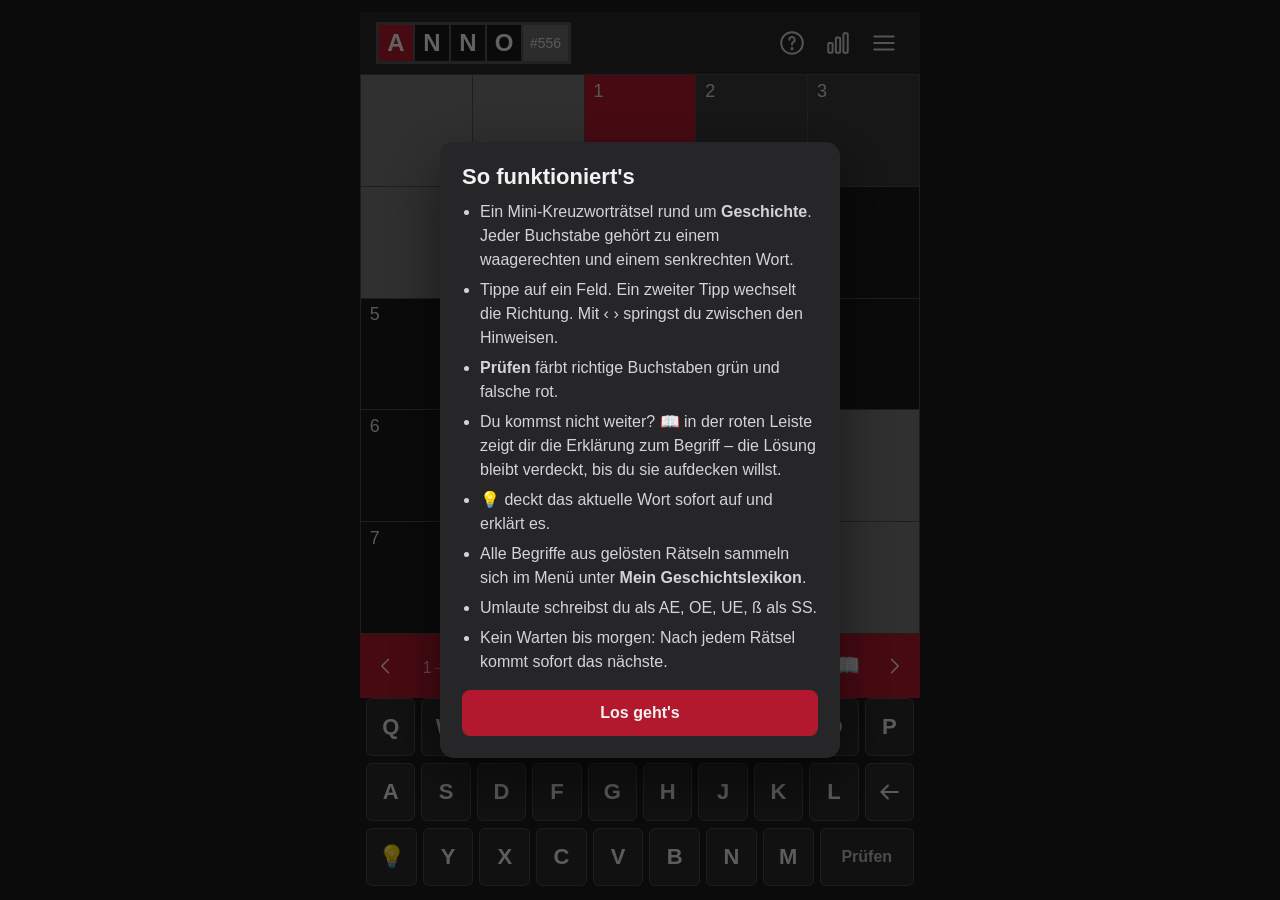
<file: anno/index.html>
<!doctype html>
<html lang="de">
<head>
<meta charset="utf-8">
<meta name="viewport" content="width=device-width, initial-scale=1, maximum-scale=1, viewport-fit=cover">
<title>ANNO Geschichtsrätsel · kulhanek.at</title>
<meta name="claude:viewport-fit-sides" content="cover">
<link rel="stylesheet" href="style.css">
</head>
<body>
<div id="app">
  <header>
    <div class="logo" aria-label="ANNO">
      <span class="x">A</span><span>N</span><span>N</span><span>O</span><span class="nr" id="pnr">#1</span>
    </div>
    <nav>
      <button class="ib" id="btnHelp" aria-label="Anleitung">
        <svg viewBox="0 0 24 24"><circle cx="12" cy="12" r="10"/><path d="M9.5 9a2.5 2.5 0 1 1 3.5 2.3c-.6.3-1 .9-1 1.6v.6"/><circle cx="12" cy="17.2" r=".6" fill="currentColor"/></svg>
      </button>
      <button class="ib" id="btnStats" aria-label="Statistik">
        <svg viewBox="0 0 24 24"><rect x="3" y="12" width="4" height="9" rx="1"/><rect x="10" y="7" width="4" height="14" rx="1"/><rect x="17" y="3" width="4" height="18" rx="1"/></svg>
      </button>
      <button class="ib" id="btnMenu" aria-label="Menü">
        <svg viewBox="0 0 24 24"><path d="M3 6h18M3 12h18M3 18h18"/></svg>
      </button>
    </nav>
  </header>

  <main>
    <div id="grid" role="grid" aria-label="Kreuzworträtsel"></div>
    <div class="cluebar">
      <button id="prevClue" aria-label="Vorheriger Hinweis">
        <svg viewBox="0 0 24 24"><path d="M15 4l-8 8 8 8"/></svg>
      </button>
      <div id="clue" class="clue"></div>
      <button id="infoClue" class="info" aria-label="Erklärung zu diesem Begriff">📖</button>
      <button id="nextClue" aria-label="Nächster Hinweis">
        <svg viewBox="0 0 24 24"><path d="M9 4l8 8-8 8"/></svg>
      </button>
    </div>
    <div class="timerrow"><span id="timer">0:00</span></div>
  </main>

  <div id="kb" aria-label="Tastatur"></div>
</div>

<!-- Erklärung (Lernkarte) -->
<div class="sheet" id="sheet" hidden>
  <div class="sheet-card">
    <div class="sheet-head"><span class="tag" id="sheetTag">Erklärung</span><button class="x-close" data-close aria-label="Schließen">✕</button></div>
    <div class="answer" id="sheetAnswer"></div>
    <div class="q" id="sheetClue"></div>
    <p class="expl" id="sheetExpl"></p>
    <div class="row" id="sheetHintRow" hidden>
      <button class="btn ghost" data-close>Selbst weiterraten</button>
      <button class="btn red" id="sheetReveal">Lösung zeigen</button>
    </div>
    <button class="btn red" id="sheetOk" data-close>Weiter</button>
  </div>
</div>

<!-- Menü -->
<div class="modal" id="mMenu" hidden><div class="card">
  <h2>Menü</h2>
  <div class="stack">
    <button class="btn red" id="mNew">Neues Rätsel</button>
    <button class="btn" id="mRevealWord">Aktuelles Wort aufdecken + erklären</button>
    <button class="btn" id="mRevealAll">Ganzes Rätsel auflösen</button>
    <button class="btn" id="mLearn">Lernkarten dieses Rätsels</button>
    <button class="btn" id="mLex">Mein Geschichtslexikon</button>
    <button class="btn ghost" data-close>Zurück</button>
  </div>
</div></div>

<!-- Bestätigung -->
<div class="modal" id="mConfirm" hidden><div class="card">
  <h2 id="cTitle">Sicher?</h2>
  <p id="cText"></p>
  <div class="row">
    <button class="btn ghost" data-close>Abbrechen</button>
    <button class="btn red" id="cYes">Ja</button>
  </div>
</div></div>

<!-- Gewonnen / Lernkarten -->
<div class="modal" id="mWin" hidden><div class="card wide">
  <h2 id="winTitle">Geschafft!</h2>
  <p id="winText"></p>
  <div class="stats" id="winStats"></div>
  <h3>Das hast du heute gelernt</h3>
  <div class="learn" id="learnList"></div>
  <div class="row">
    <button class="btn ghost" data-close>Rätsel ansehen</button>
    <button class="btn red" id="btnNext">Nächstes Rätsel</button>
  </div>
</div></div>

<!-- Lexikon -->
<div class="modal" id="mLexikon" hidden><div class="card wide">
  <h2>Mein Geschichtslexikon</h2>
  <p id="lexInfo"></p>
  <input id="lexSearch" class="search" type="search" placeholder="Begriff suchen …" autocomplete="off">
  <div class="learn" id="lexList"></div>
  <button class="btn red" data-close style="margin-top:14px">Schließen</button>
</div></div>

<!-- Statistik -->
<div class="modal" id="mStats" hidden><div class="card">
  <h2>Statistik</h2>
  <div class="stats" id="statsBox"></div>
  <button class="btn red" data-close>Schließen</button>
</div></div>

<!-- Anleitung -->
<div class="modal" id="mHelp" hidden><div class="card">
  <h2>So funktioniert's</h2>
  <ul>
    <li>Ein Mini-Kreuzworträtsel rund um <b>Geschichte</b>. Jeder Buchstabe gehört zu einem waagerechten und einem senkrechten Wort.</li>
    <li>Tippe auf ein Feld. Ein zweiter Tipp wechselt die Richtung. Mit ‹ › springst du zwischen den Hinweisen.</li>
    <li><b>Prüfen</b> färbt richtige Buchstaben grün und falsche rot.</li>
    <li>Du kommst nicht weiter? <b>📖</b> in der roten Leiste zeigt dir die Erklärung zum Begriff – die Lösung bleibt verdeckt, bis du sie aufdecken willst.</li>
    <li><b>💡</b> deckt das aktuelle Wort sofort auf und erklärt es.</li>
    <li>Alle Begriffe aus gelösten Rätseln sammeln sich im Menü unter <b>Mein Geschichtslexikon</b>.</li>
    <li>Umlaute schreibst du als AE, OE, UE, ß als SS.</li>
    <li>Kein Warten bis morgen: Nach jedem Rätsel kommt sofort das nächste.</li>
  </ul>
  <button class="btn red" data-close>Los geht's</button>
</div></div>

<div class="toast" id="toast" hidden></div>

<script src="puzzles.js"></script>
<script src="game.js"></script>
</body>
</html>
</file>
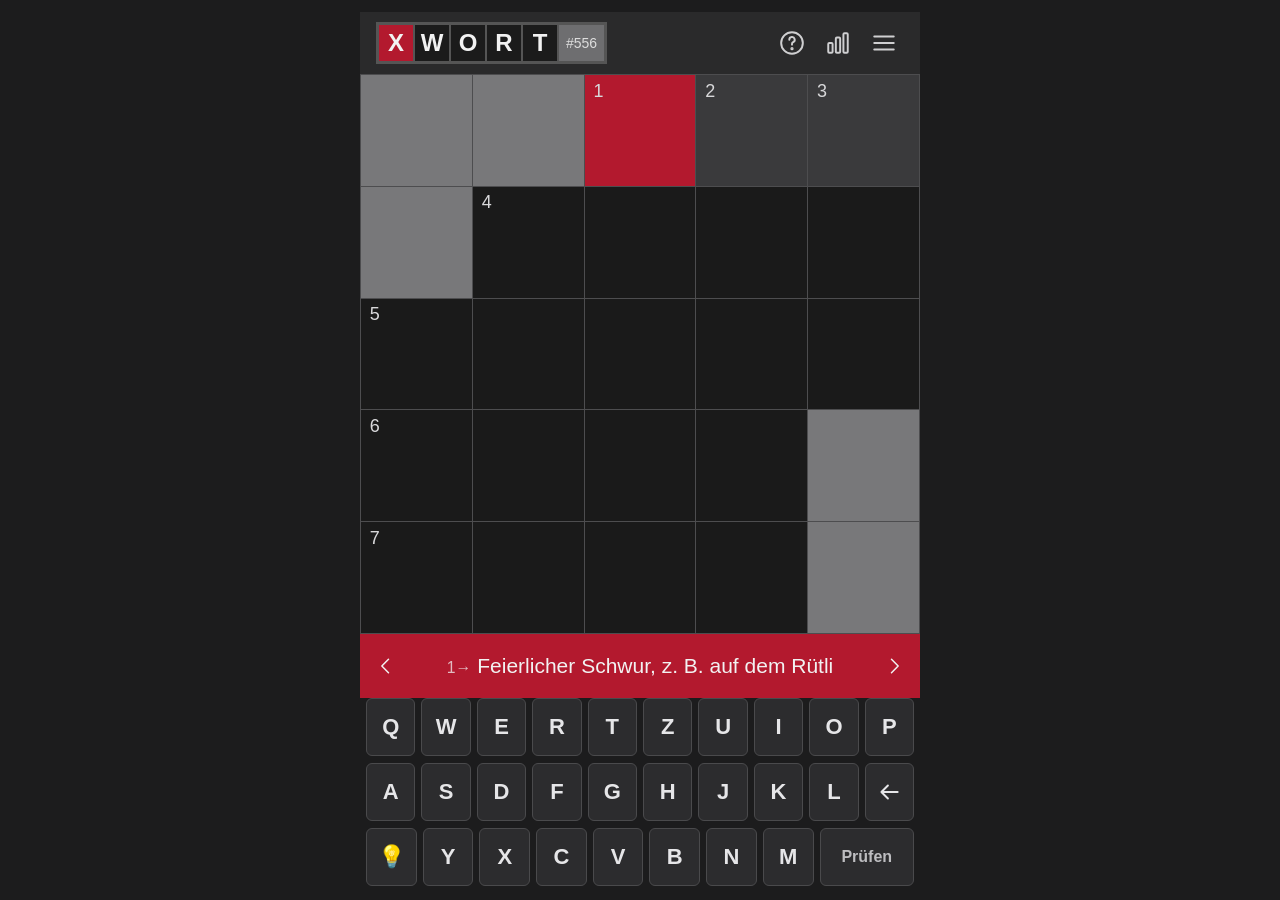
<file: xwort-unlimited/index.html>
<!doctype html>
<html lang="de">
<head>
<meta charset="utf-8">
<meta name="viewport" content="width=device-width, initial-scale=1, maximum-scale=1, viewport-fit=cover">
<title>XWORT Geschichte</title>
<meta name="claude:viewport-fit-sides" content="cover">
<link rel="stylesheet" href="style.css">
</head>
<body>
<div id="app">
  <header>
    <div class="logo" aria-label="XWORT">
      <span class="x">X</span><span>W</span><span>O</span><span>R</span><span>T</span><span class="nr" id="pnr">#1</span>
    </div>
    <nav>
      <button class="ib" id="btnHelp" aria-label="Anleitung">
        <svg viewBox="0 0 24 24"><circle cx="12" cy="12" r="10"/><path d="M9.5 9a2.5 2.5 0 1 1 3.5 2.3c-.6.3-1 .9-1 1.6v.6"/><circle cx="12" cy="17.2" r=".6" fill="currentColor"/></svg>
      </button>
      <button class="ib" id="btnStats" aria-label="Statistik">
        <svg viewBox="0 0 24 24"><rect x="3" y="12" width="4" height="9" rx="1"/><rect x="10" y="7" width="4" height="14" rx="1"/><rect x="17" y="3" width="4" height="18" rx="1"/></svg>
      </button>
      <button class="ib" id="btnMenu" aria-label="Menü">
        <svg viewBox="0 0 24 24"><path d="M3 6h18M3 12h18M3 18h18"/></svg>
      </button>
    </nav>
  </header>

  <main>
    <div id="grid" role="grid" aria-label="Kreuzworträtsel"></div>
    <div class="cluebar">
      <button id="prevClue" aria-label="Vorheriger Hinweis">
        <svg viewBox="0 0 24 24"><path d="M15 4l-8 8 8 8"/></svg>
      </button>
      <div id="clue" class="clue"></div>
      <button id="nextClue" aria-label="Nächster Hinweis">
        <svg viewBox="0 0 24 24"><path d="M9 4l8 8-8 8"/></svg>
      </button>
    </div>
    <div class="timerrow"><span id="timer">0:00</span></div>
  </main>

  <div id="kb" aria-label="Tastatur"></div>
</div>

<!-- Erklärung (Lernkarte) -->
<div class="sheet" id="sheet" hidden>
  <div class="sheet-card">
    <div class="sheet-head"><span class="tag" id="sheetTag">Erklärung</span><button class="x-close" data-close aria-label="Schließen">✕</button></div>
    <div class="answer" id="sheetAnswer"></div>
    <div class="q" id="sheetClue"></div>
    <p class="expl" id="sheetExpl"></p>
    <button class="btn red" data-close>Weiter</button>
  </div>
</div>

<!-- Menü -->
<div class="modal" id="mMenu" hidden><div class="card">
  <h2>Menü</h2>
  <div class="stack">
    <button class="btn red" id="mNew">Neues Rätsel</button>
    <button class="btn" id="mRevealWord">Aktuelles Wort aufdecken + erklären</button>
    <button class="btn" id="mRevealAll">Ganzes Rätsel auflösen</button>
    <button class="btn" id="mLearn">Lernkarten dieses Rätsels</button>
    <button class="btn ghost" data-close>Zurück</button>
  </div>
</div></div>

<!-- Bestätigung -->
<div class="modal" id="mConfirm" hidden><div class="card">
  <h2 id="cTitle">Sicher?</h2>
  <p id="cText"></p>
  <div class="row">
    <button class="btn ghost" data-close>Abbrechen</button>
    <button class="btn red" id="cYes">Ja</button>
  </div>
</div></div>

<!-- Gewonnen / Lernkarten -->
<div class="modal" id="mWin" hidden><div class="card wide">
  <h2 id="winTitle">Geschafft!</h2>
  <p id="winText"></p>
  <div class="stats" id="winStats"></div>
  <h3>Das hast du heute gelernt</h3>
  <div class="learn" id="learnList"></div>
  <div class="row">
    <button class="btn ghost" data-close>Rätsel ansehen</button>
    <button class="btn red" id="btnNext">Nächstes Rätsel</button>
  </div>
</div></div>

<!-- Statistik -->
<div class="modal" id="mStats" hidden><div class="card">
  <h2>Statistik</h2>
  <div class="stats" id="statsBox"></div>
  <button class="btn red" data-close>Schließen</button>
</div></div>

<!-- Anleitung -->
<div class="modal" id="mHelp" hidden><div class="card">
  <h2>So funktioniert's</h2>
  <ul>
    <li>Ein Mini-Kreuzworträtsel rund um <b>Geschichte</b>. Jeder Buchstabe gehört zu einem waagerechten und einem senkrechten Wort.</li>
    <li>Tippe auf ein Feld. Ein zweiter Tipp wechselt die Richtung. Mit ‹ › springst du zwischen den Hinweisen.</li>
    <li><b>Prüfen</b> färbt richtige Buchstaben grün und falsche rot.</li>
    <li>Du weißt etwas nicht? <b>💡</b> deckt das aktuelle Wort auf und erklärt dir, was dahintersteckt.</li>
    <li>Umlaute schreibst du als AE, OE, UE, ß als SS.</li>
    <li>Kein Warten bis morgen: Nach jedem Rätsel kommt sofort das nächste.</li>
  </ul>
  <button class="btn red" data-close>Los geht's</button>
</div></div>

<div class="toast" id="toast" hidden></div>

<script src="puzzles.js"></script>
<script src="game.js"></script>
</body>
</html>
</file>
<file: anno/style.css>
/* Layout: Kopfzeile, quadratisches Raster über volle Breite, rote Hinweisleiste, Tastatur unten. Bewusst nur dunkel – wie das Original. */
:root {
  --bg: #1c1c1d;
  --head: #2a2a2b;
  --cell: #1a1a1a;
  --line: #4d4d4f;
  --block: #78787a;
  --word: #3a3a3c;
  --red: #b3192e;
  --red-hi: #cf2a40;
  --ok: #3f9d5d;
  --bad: #e2475b;
  --fg: #f2f2f2;
  --muted: #a3a3a6;
  --key: #2c2c2e;
  --key-line: #4a4a4c;
  --card: #262628;
  --font: "Inter", -apple-system, BlinkMacSystemFont, "Segoe UI", Roboto, Helvetica, Arial, sans-serif;
  color-scheme: dark;
}
* { box-sizing: border-box; }
[hidden] { display: none !important; }
html, body { height: 100%; }
body {
  margin: 0; background: var(--bg); color: var(--fg); font-family: var(--font);
  -webkit-tap-highlight-color: transparent; -webkit-user-select: none; user-select: none;
  overscroll-behavior: none;
}
body::before { content: ""; position: fixed; inset: 0 0 auto; height: env(safe-area-inset-top, 0px); z-index: 10; background: var(--head); }
button { font-family: inherit; color: inherit; }
button:focus-visible { outline: 2px solid var(--fg); outline-offset: 2px; }
svg { width: 100%; height: 100%; fill: none; stroke: currentColor; stroke-width: 1.8; stroke-linecap: round; stroke-linejoin: round; }

#app { height: 100%; min-height: 0; display: flex; flex-direction: column; max-width: 560px; margin: 0 auto; }

header {
  position: sticky; top: env(safe-area-inset-top, 0px); z-index: 5;
  display: flex; align-items: center; justify-content: space-between; gap: 12px;
  background: var(--head);
  padding-block: 10px; padding-left: max(16px, env(safe-area-inset-left, 0px)); padding-right: max(16px, env(safe-area-inset-right, 0px));
}
.logo { display: flex; border: 3px solid #555; background: #555; gap: 2px; }
.logo span {
  width: 34px; height: 36px; display: grid; place-items: center; background: #1b1b1b;
  font-weight: 800; font-size: 24px; letter-spacing: 0;
}
.logo .x { background: var(--red); }
.logo .nr { width: auto; padding: 0 7px; background: #6e6e70; color: #ddd; font-size: 14px; font-weight: 500; font-variant-numeric: tabular-nums; }
nav { display: flex; gap: 6px; }
.ib { width: 40px; height: 40px; padding: 7px; background: none; border: 0; cursor: pointer; color: #cfcfd1; border-radius: 8px; }
.ib:hover { background: #3a3a3c; }

main { display: flex; flex-direction: column; flex: 1; min-height: 0; }
.cluebar { width: 100%; }
#grid {
  display: grid; background: var(--line); gap: 1px; border-bottom: 1px solid var(--line);
  width: min(100%, calc((100dvh - 330px - env(safe-area-inset-top, 0px) - env(safe-area-inset-bottom, 0px)) * var(--ar, 1)));
  margin: 0 auto; flex: none;
  touch-action: manipulation;
}
.cell { position: relative; background: var(--cell); aspect-ratio: 1; display: grid; place-items: center; cursor: pointer; overflow: hidden; }
.cell.block { background: var(--block); cursor: default; }
.cell.word { background: var(--word); }
.cell.cur { background: var(--red); }
.cell .n { position: absolute; top: 6%; left: 8%; font-size: clamp(11px, 3.6vw, 18px); color: #d8d8da; line-height: 1; }
.cell .ch { font-size: clamp(26px, 11vw, 56px); font-weight: 700; line-height: 1; }
.cell.ok .ch { color: var(--ok); }
.cell.bad .ch { color: var(--bad); }
.cell.rev .ch { color: #7fb2ff; }
.cell.won { background: var(--cell); }
.cell.won .ch { color: var(--ok); }
.cell.pop { animation: pop .35s ease; }
@keyframes pop { 50% { transform: scale(1.08); } }

.cluebar {
  display: flex; align-items: center; background: var(--red); min-height: 64px; gap: 4px;
  padding-left: max(4px, env(safe-area-inset-left, 0px)); padding-right: max(4px, env(safe-area-inset-right, 0px));
}
.cluebar button { width: 44px; height: 52px; padding: 12px; background: none; border: 0; cursor: pointer; flex: none; }
.cluebar .info { width: 44px; font-size: 22px; padding: 0; }
.clue { flex: 1; min-width: 0; text-align: center; font-size: clamp(16px, 4.6vw, 21px); line-height: 1.25; padding-block: 8px; cursor: pointer; text-wrap: balance; }
.clue small { opacity: .75; font-size: .75em; margin-right: 6px; font-variant-numeric: tabular-nums; }
.timerrow { text-align: right; color: var(--muted); font-variant-numeric: tabular-nums; font-size: 13px; padding: 4px 12px 0; min-height: 20px; }

#kb {
  flex: none; display: flex; flex-direction: column; gap: 7px;
  padding-block: 10px 14px; padding-left: max(6px, env(safe-area-inset-left, 0px)); padding-right: max(6px, env(safe-area-inset-right, 0px));
}
#kb .r { display: flex; gap: 6px; }
#kb button {
  flex: 1; min-width: 0; height: clamp(42px, 6.6dvh, 58px); border-radius: 6px; background: var(--key); border: 1.5px solid var(--key-line);
  font-size: 22px; font-weight: 600; color: #e6e6e8; cursor: pointer; padding: 0; display: grid; place-items: center;
}
#kb button:active { background: #3d3d40; }
#kb button.wide { flex: 1.9; font-size: 16px; color: #bdbdc0; }
#kb button svg { width: 26px; height: 26px; }

/* Modals */
.modal, .sheet { position: fixed; inset: 0; z-index: 20; background: rgba(0,0,0,.6); display: flex; align-items: center; justify-content: center; padding: 16px; }
.sheet { align-items: flex-end; padding: 0; }
.card {
  background: var(--card); border-radius: 14px; padding: 22px; width: 100%; max-width: 400px; max-height: calc(100% - 24px); overflow: auto;
  box-shadow: 0 20px 60px rgba(0,0,0,.5); user-select: text; -webkit-user-select: text;
}
.card.wide { max-width: 520px; }
.card h2 { margin: 0 0 10px; font-size: 22px; }
.card h3 { margin: 18px 0 8px; font-size: 13px; letter-spacing: .08em; text-transform: uppercase; color: var(--muted); }
.card p { color: #d4d4d6; line-height: 1.5; margin: 0 0 12px; }
.card ul { padding-left: 18px; margin: 0 0 16px; line-height: 1.5; color: #d4d4d6; }
.card li { margin-bottom: 6px; }
.stack { display: flex; flex-direction: column; gap: 8px; }
.row { display: flex; gap: 8px; margin-top: 14px; }
.row .btn { flex: 1; }
.btn { border: 1.5px solid var(--key-line); background: var(--key); border-radius: 8px; height: 46px; padding: 0 14px; font-size: 16px; font-weight: 600; cursor: pointer; width: 100%; }
.btn.red { background: var(--red); border-color: var(--red); }
.btn.red:hover { background: var(--red-hi); }
.btn.ghost { background: transparent; }
.stats { display: grid; grid-template-columns: repeat(4, 1fr); gap: 6px; margin: 6px 0 4px; text-align: center; }
.stats b { display: block; font-size: 24px; font-variant-numeric: tabular-nums; }
.stats span { font-size: 11px; color: var(--muted); }
.learn { display: flex; flex-direction: column; gap: 8px; }
.learn .it { background: #1e1e20; border-radius: 10px; padding: 10px 12px; border-left: 4px solid var(--ok); }
.learn .it.helped { border-left-color: #7fb2ff; }
.learn .w { font-weight: 800; letter-spacing: .06em; }
.learn .c { color: var(--muted); font-size: 13px; margin: 2px 0 4px; }
.learn .e { font-size: 14px; line-height: 1.45; color: #dcdcde; }

.sheet-card {
  width: 100%; max-width: 560px; background: var(--card); border-radius: 16px 16px 0 0; padding: 18px 20px;
  padding-bottom: calc(18px + env(safe-area-inset-bottom, 0px)); user-select: text; -webkit-user-select: text;
  animation: up .25s ease;
}
@keyframes up { from { transform: translateY(40px); opacity: 0; } }
.sheet-head { display: flex; justify-content: space-between; align-items: center; margin-bottom: 8px; }
.tag { background: var(--red); font-size: 12px; font-weight: 700; padding: 4px 8px; border-radius: 6px; letter-spacing: .05em; text-transform: uppercase; }
.x-close { background: none; border: 0; font-size: 20px; cursor: pointer; color: var(--muted); }
.answer { font-size: 30px; font-weight: 800; letter-spacing: .12em; margin: 4px 0; }
.q { color: var(--muted); font-size: 15px; margin-bottom: 10px; }
.expl { font-size: 17px; line-height: 1.5; margin: 0 0 16px; }

.toast { position: fixed; top: calc(80px + env(safe-area-inset-top, 0px)); left: 50%; transform: translateX(-50%); z-index: 30;
  background: var(--fg); color: #111; padding: 9px 16px; border-radius: 8px; font-weight: 700; font-size: 15px; white-space: nowrap; }

@media (min-width: 600px) {
  #app { padding-top: 12px; }
  #grid { border: 1px solid var(--line); }
}
@media (prefers-reduced-motion: reduce) { * { animation: none !important; } }

.search { width: 100%; height: 44px; border-radius: 8px; border: 1.5px solid var(--key-line); background: #1e1e20; color: var(--fg);
  padding: 0 12px; font-size: 16px; margin-bottom: 10px; font-family: inherit; user-select: text; -webkit-user-select: text; }
.learn details { background: #1e1e20; border-radius: 10px; padding: 10px 12px; border-left: 4px solid var(--ok); }
.learn summary { cursor: pointer; list-style: none; }
.learn summary::-webkit-details-marker { display: none; }
.learn details[open] summary { margin-bottom: 6px; }
.expl .mask { letter-spacing: .1em; color: var(--muted); }
</file>
<file: xwort-unlimited/style.css>
/* Layout: Kopfzeile, quadratisches Raster über volle Breite, rote Hinweisleiste, Tastatur unten. Bewusst nur dunkel – wie das Original. */
:root {
  --bg: #1c1c1d;
  --head: #2a2a2b;
  --cell: #1a1a1a;
  --line: #4d4d4f;
  --block: #78787a;
  --word: #3a3a3c;
  --red: #b3192e;
  --red-hi: #cf2a40;
  --ok: #3f9d5d;
  --bad: #e2475b;
  --fg: #f2f2f2;
  --muted: #a3a3a6;
  --key: #2c2c2e;
  --key-line: #4a4a4c;
  --card: #262628;
  --font: "Inter", -apple-system, BlinkMacSystemFont, "Segoe UI", Roboto, Helvetica, Arial, sans-serif;
  color-scheme: dark;
}
* { box-sizing: border-box; }
[hidden] { display: none !important; }
html, body { height: 100%; }
body {
  margin: 0; background: var(--bg); color: var(--fg); font-family: var(--font);
  -webkit-tap-highlight-color: transparent; -webkit-user-select: none; user-select: none;
  overscroll-behavior: none;
}
body::before { content: ""; position: fixed; inset: 0 0 auto; height: env(safe-area-inset-top, 0px); z-index: 10; background: var(--head); }
button { font-family: inherit; color: inherit; }
button:focus-visible { outline: 2px solid var(--fg); outline-offset: 2px; }
svg { width: 100%; height: 100%; fill: none; stroke: currentColor; stroke-width: 1.8; stroke-linecap: round; stroke-linejoin: round; }

#app { height: 100%; min-height: 0; display: flex; flex-direction: column; max-width: 560px; margin: 0 auto; }

header {
  position: sticky; top: env(safe-area-inset-top, 0px); z-index: 5;
  display: flex; align-items: center; justify-content: space-between; gap: 12px;
  background: var(--head);
  padding-block: 10px; padding-left: max(16px, env(safe-area-inset-left, 0px)); padding-right: max(16px, env(safe-area-inset-right, 0px));
}
.logo { display: flex; border: 3px solid #555; background: #555; gap: 2px; }
.logo span {
  width: 34px; height: 36px; display: grid; place-items: center; background: #1b1b1b;
  font-weight: 800; font-size: 24px; letter-spacing: 0;
}
.logo .x { background: var(--red); }
.logo .nr { width: auto; padding: 0 7px; background: #6e6e70; color: #ddd; font-size: 14px; font-weight: 500; font-variant-numeric: tabular-nums; }
nav { display: flex; gap: 6px; }
.ib { width: 40px; height: 40px; padding: 7px; background: none; border: 0; cursor: pointer; color: #cfcfd1; border-radius: 8px; }
.ib:hover { background: #3a3a3c; }

main { display: flex; flex-direction: column; flex: 1; min-height: 0; }
.cluebar { width: 100%; }
#grid {
  display: grid; background: var(--line); gap: 1px; border-bottom: 1px solid var(--line);
  width: min(100%, calc((100dvh - 330px - env(safe-area-inset-top, 0px) - env(safe-area-inset-bottom, 0px)) * var(--ar, 1)));
  margin: 0 auto; flex: none;
  touch-action: manipulation;
}
.cell { position: relative; background: var(--cell); aspect-ratio: 1; display: grid; place-items: center; cursor: pointer; overflow: hidden; }
.cell.block { background: var(--block); cursor: default; }
.cell.word { background: var(--word); }
.cell.cur { background: var(--red); }
.cell .n { position: absolute; top: 6%; left: 8%; font-size: clamp(11px, 3.6vw, 18px); color: #d8d8da; line-height: 1; }
.cell .ch { font-size: clamp(26px, 11vw, 56px); font-weight: 700; line-height: 1; }
.cell.ok .ch { color: var(--ok); }
.cell.bad .ch { color: var(--bad); }
.cell.rev .ch { color: #7fb2ff; }
.cell.won { background: var(--cell); }
.cell.won .ch { color: var(--ok); }
.cell.pop { animation: pop .35s ease; }
@keyframes pop { 50% { transform: scale(1.08); } }

.cluebar {
  display: flex; align-items: center; background: var(--red); min-height: 64px; gap: 4px;
  padding-left: max(4px, env(safe-area-inset-left, 0px)); padding-right: max(4px, env(safe-area-inset-right, 0px));
}
.cluebar button { width: 44px; height: 52px; padding: 12px; background: none; border: 0; cursor: pointer; flex: none; }
.clue { flex: 1; min-width: 0; text-align: center; font-size: clamp(16px, 4.6vw, 21px); line-height: 1.25; padding-block: 8px; cursor: pointer; text-wrap: balance; }
.clue small { opacity: .75; font-size: .75em; margin-right: 6px; font-variant-numeric: tabular-nums; }
.timerrow { text-align: right; color: var(--muted); font-variant-numeric: tabular-nums; font-size: 13px; padding: 4px 12px 0; min-height: 20px; }

#kb {
  flex: none; display: flex; flex-direction: column; gap: 7px;
  padding-block: 10px 14px; padding-left: max(6px, env(safe-area-inset-left, 0px)); padding-right: max(6px, env(safe-area-inset-right, 0px));
}
#kb .r { display: flex; gap: 6px; }
#kb button {
  flex: 1; min-width: 0; height: clamp(42px, 6.6dvh, 58px); border-radius: 6px; background: var(--key); border: 1.5px solid var(--key-line);
  font-size: 22px; font-weight: 600; color: #e6e6e8; cursor: pointer; padding: 0; display: grid; place-items: center;
}
#kb button:active { background: #3d3d40; }
#kb button.wide { flex: 1.9; font-size: 16px; color: #bdbdc0; }
#kb button svg { width: 26px; height: 26px; }

/* Modals */
.modal, .sheet { position: fixed; inset: 0; z-index: 20; background: rgba(0,0,0,.6); display: flex; align-items: center; justify-content: center; padding: 16px; }
.sheet { align-items: flex-end; padding: 0; }
.card {
  background: var(--card); border-radius: 14px; padding: 22px; width: 100%; max-width: 400px; max-height: calc(100% - 24px); overflow: auto;
  box-shadow: 0 20px 60px rgba(0,0,0,.5); user-select: text; -webkit-user-select: text;
}
.card.wide { max-width: 520px; }
.card h2 { margin: 0 0 10px; font-size: 22px; }
.card h3 { margin: 18px 0 8px; font-size: 13px; letter-spacing: .08em; text-transform: uppercase; color: var(--muted); }
.card p { color: #d4d4d6; line-height: 1.5; margin: 0 0 12px; }
.card ul { padding-left: 18px; margin: 0 0 16px; line-height: 1.5; color: #d4d4d6; }
.card li { margin-bottom: 6px; }
.stack { display: flex; flex-direction: column; gap: 8px; }
.row { display: flex; gap: 8px; margin-top: 14px; }
.row .btn { flex: 1; }
.btn { border: 1.5px solid var(--key-line); background: var(--key); border-radius: 8px; height: 46px; padding: 0 14px; font-size: 16px; font-weight: 600; cursor: pointer; width: 100%; }
.btn.red { background: var(--red); border-color: var(--red); }
.btn.red:hover { background: var(--red-hi); }
.btn.ghost { background: transparent; }
.stats { display: grid; grid-template-columns: repeat(4, 1fr); gap: 6px; margin: 6px 0 4px; text-align: center; }
.stats b { display: block; font-size: 24px; font-variant-numeric: tabular-nums; }
.stats span { font-size: 11px; color: var(--muted); }
.learn { display: flex; flex-direction: column; gap: 8px; }
.learn .it { background: #1e1e20; border-radius: 10px; padding: 10px 12px; border-left: 4px solid var(--ok); }
.learn .it.helped { border-left-color: #7fb2ff; }
.learn .w { font-weight: 800; letter-spacing: .06em; }
.learn .c { color: var(--muted); font-size: 13px; margin: 2px 0 4px; }
.learn .e { font-size: 14px; line-height: 1.45; color: #dcdcde; }

.sheet-card {
  width: 100%; max-width: 560px; background: var(--card); border-radius: 16px 16px 0 0; padding: 18px 20px;
  padding-bottom: calc(18px + env(safe-area-inset-bottom, 0px)); user-select: text; -webkit-user-select: text;
  animation: up .25s ease;
}
@keyframes up { from { transform: translateY(40px); opacity: 0; } }
.sheet-head { display: flex; justify-content: space-between; align-items: center; margin-bottom: 8px; }
.tag { background: var(--red); font-size: 12px; font-weight: 700; padding: 4px 8px; border-radius: 6px; letter-spacing: .05em; text-transform: uppercase; }
.x-close { background: none; border: 0; font-size: 20px; cursor: pointer; color: var(--muted); }
.answer { font-size: 30px; font-weight: 800; letter-spacing: .12em; margin: 4px 0; }
.q { color: var(--muted); font-size: 15px; margin-bottom: 10px; }
.expl { font-size: 17px; line-height: 1.5; margin: 0 0 16px; }

.toast { position: fixed; top: calc(80px + env(safe-area-inset-top, 0px)); left: 50%; transform: translateX(-50%); z-index: 30;
  background: var(--fg); color: #111; padding: 9px 16px; border-radius: 8px; font-weight: 700; font-size: 15px; white-space: nowrap; }

@media (min-width: 600px) {
  #app { padding-top: 12px; }
  #grid { border: 1px solid var(--line); }
}
@media (prefers-reduced-motion: reduce) { * { animation: none !important; } }
</file>
